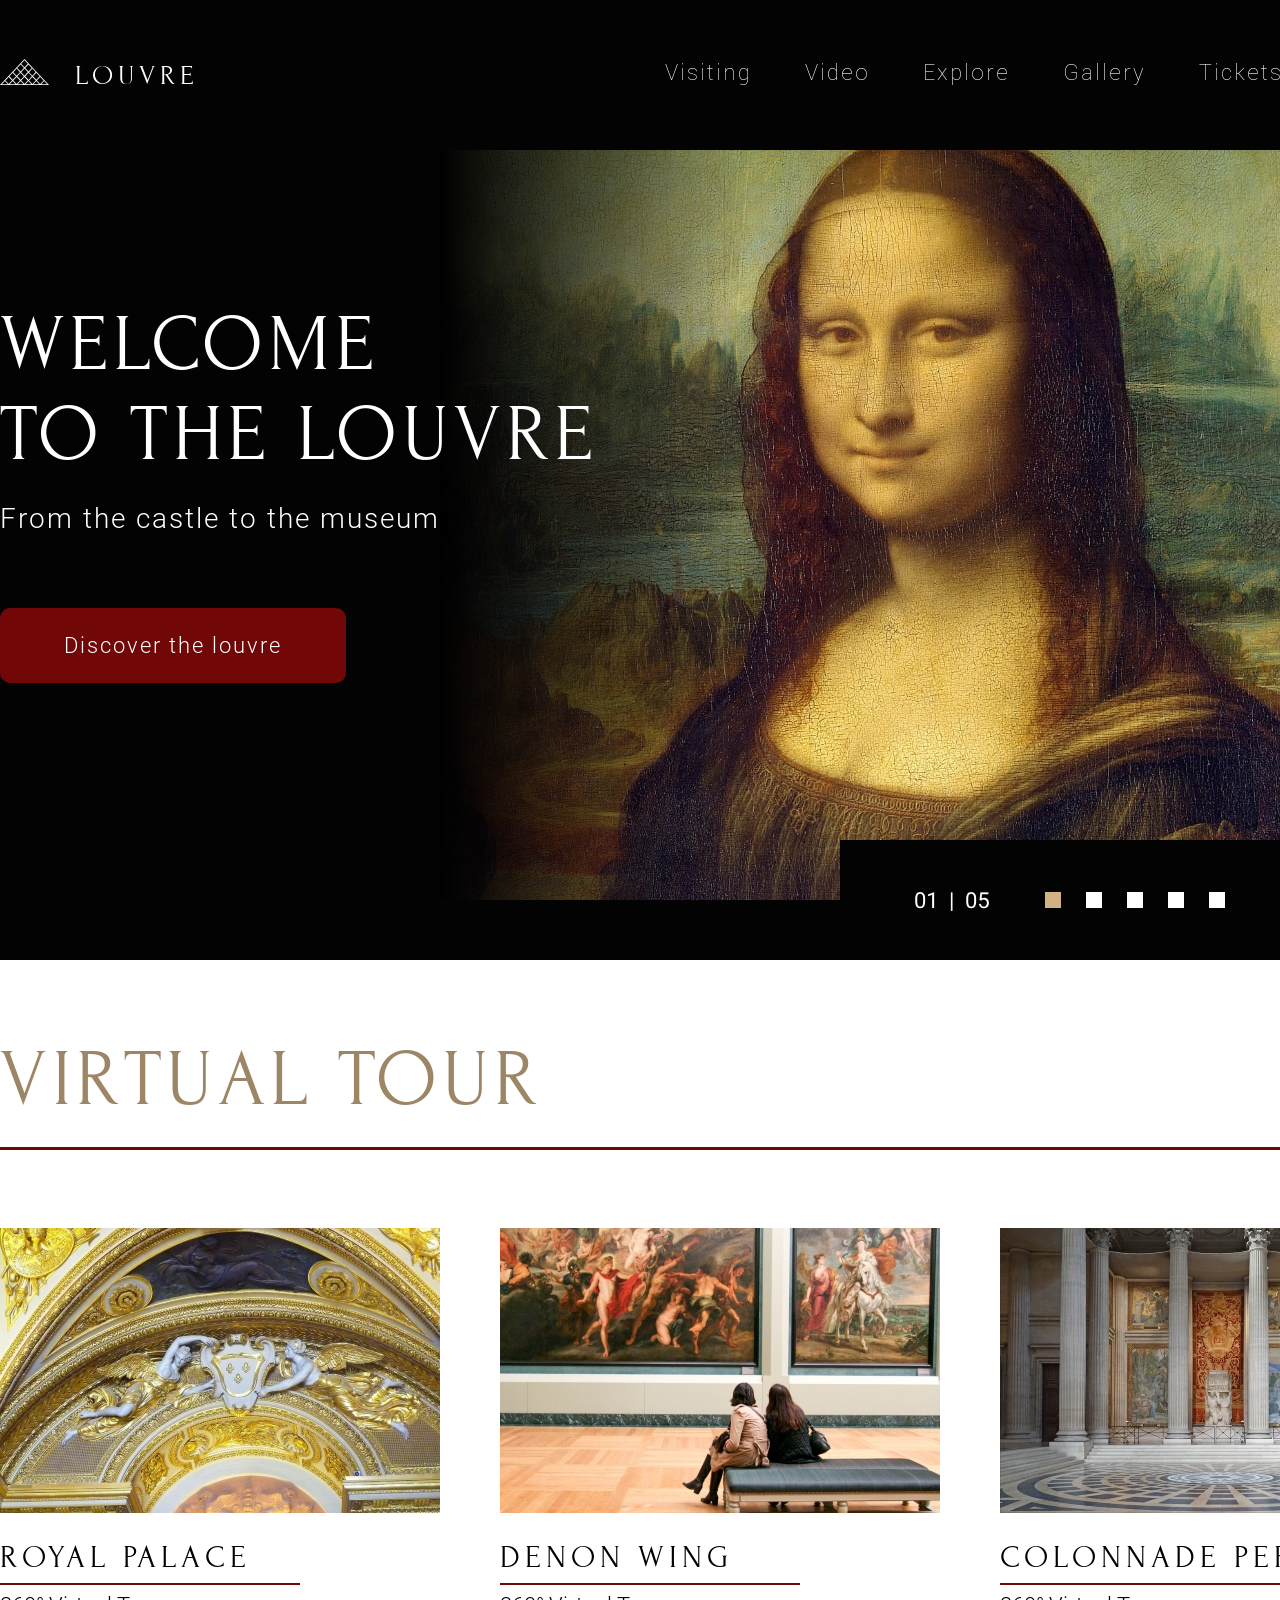
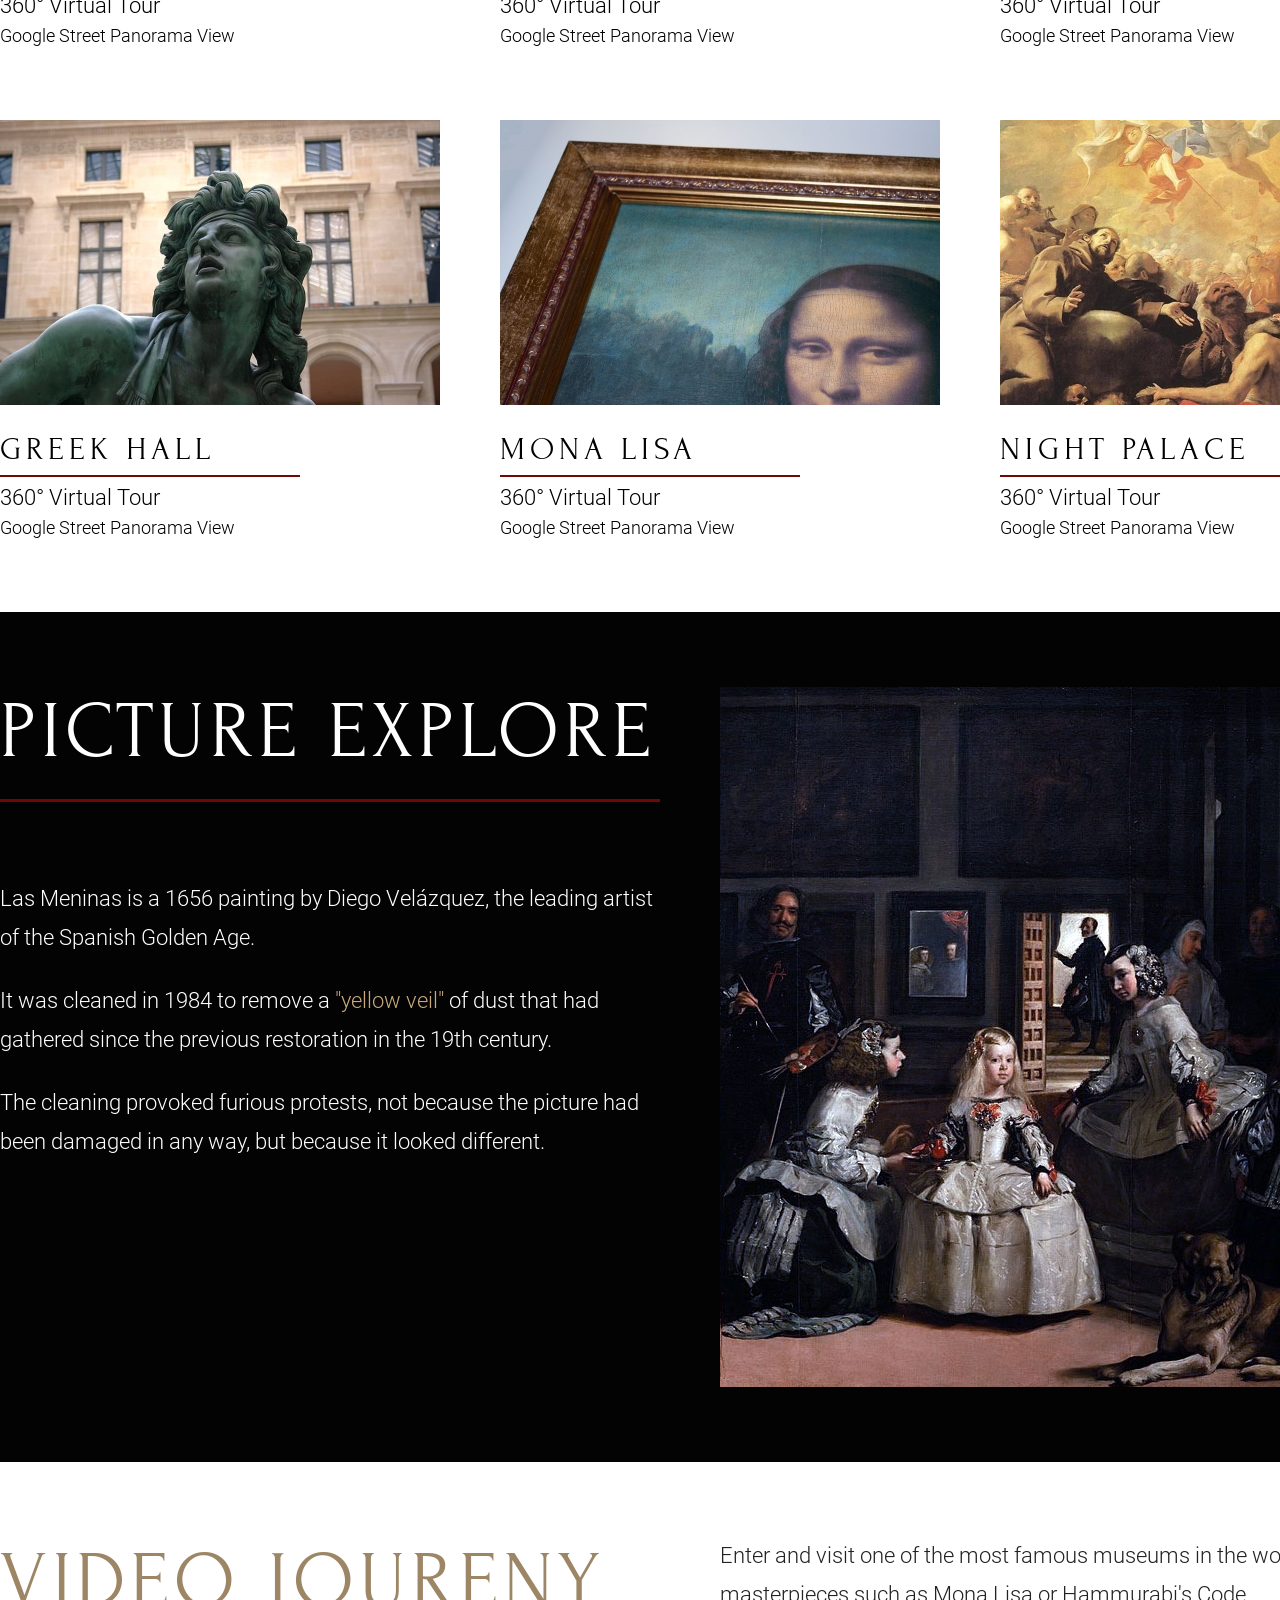
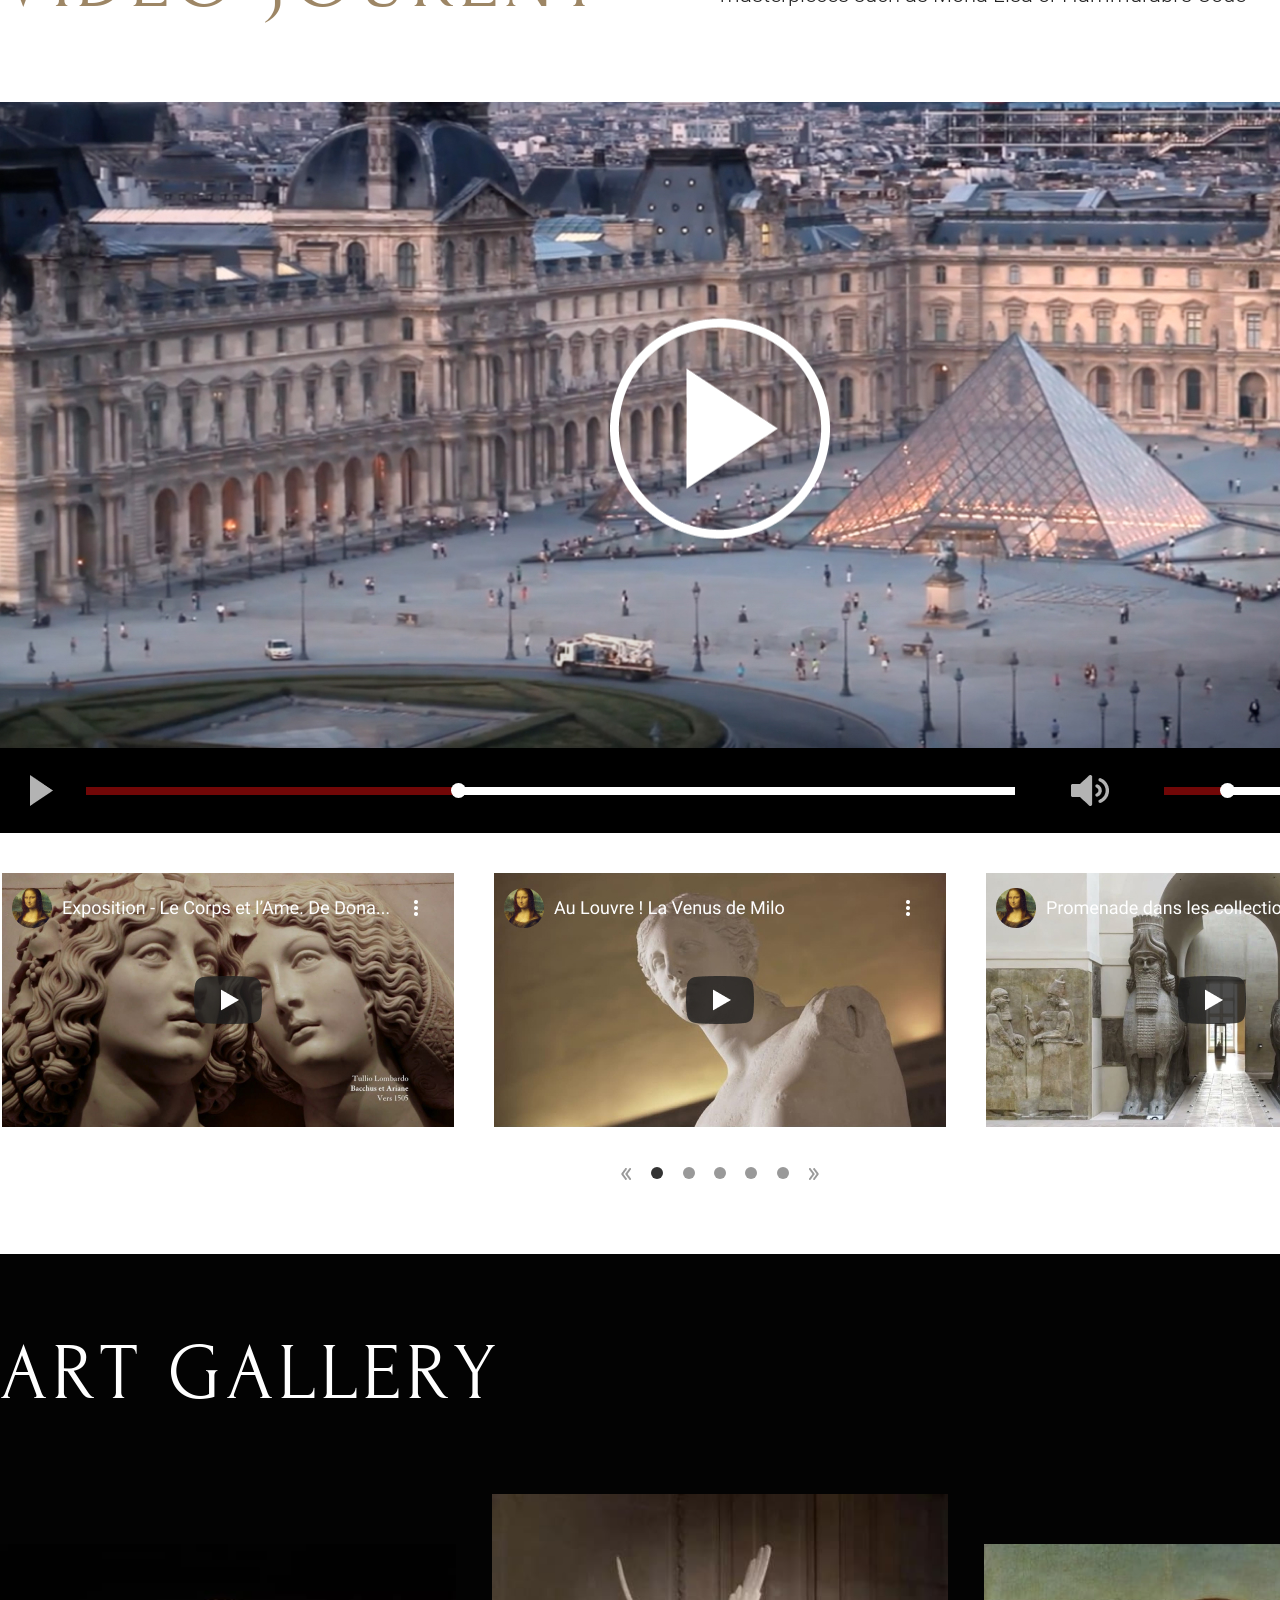
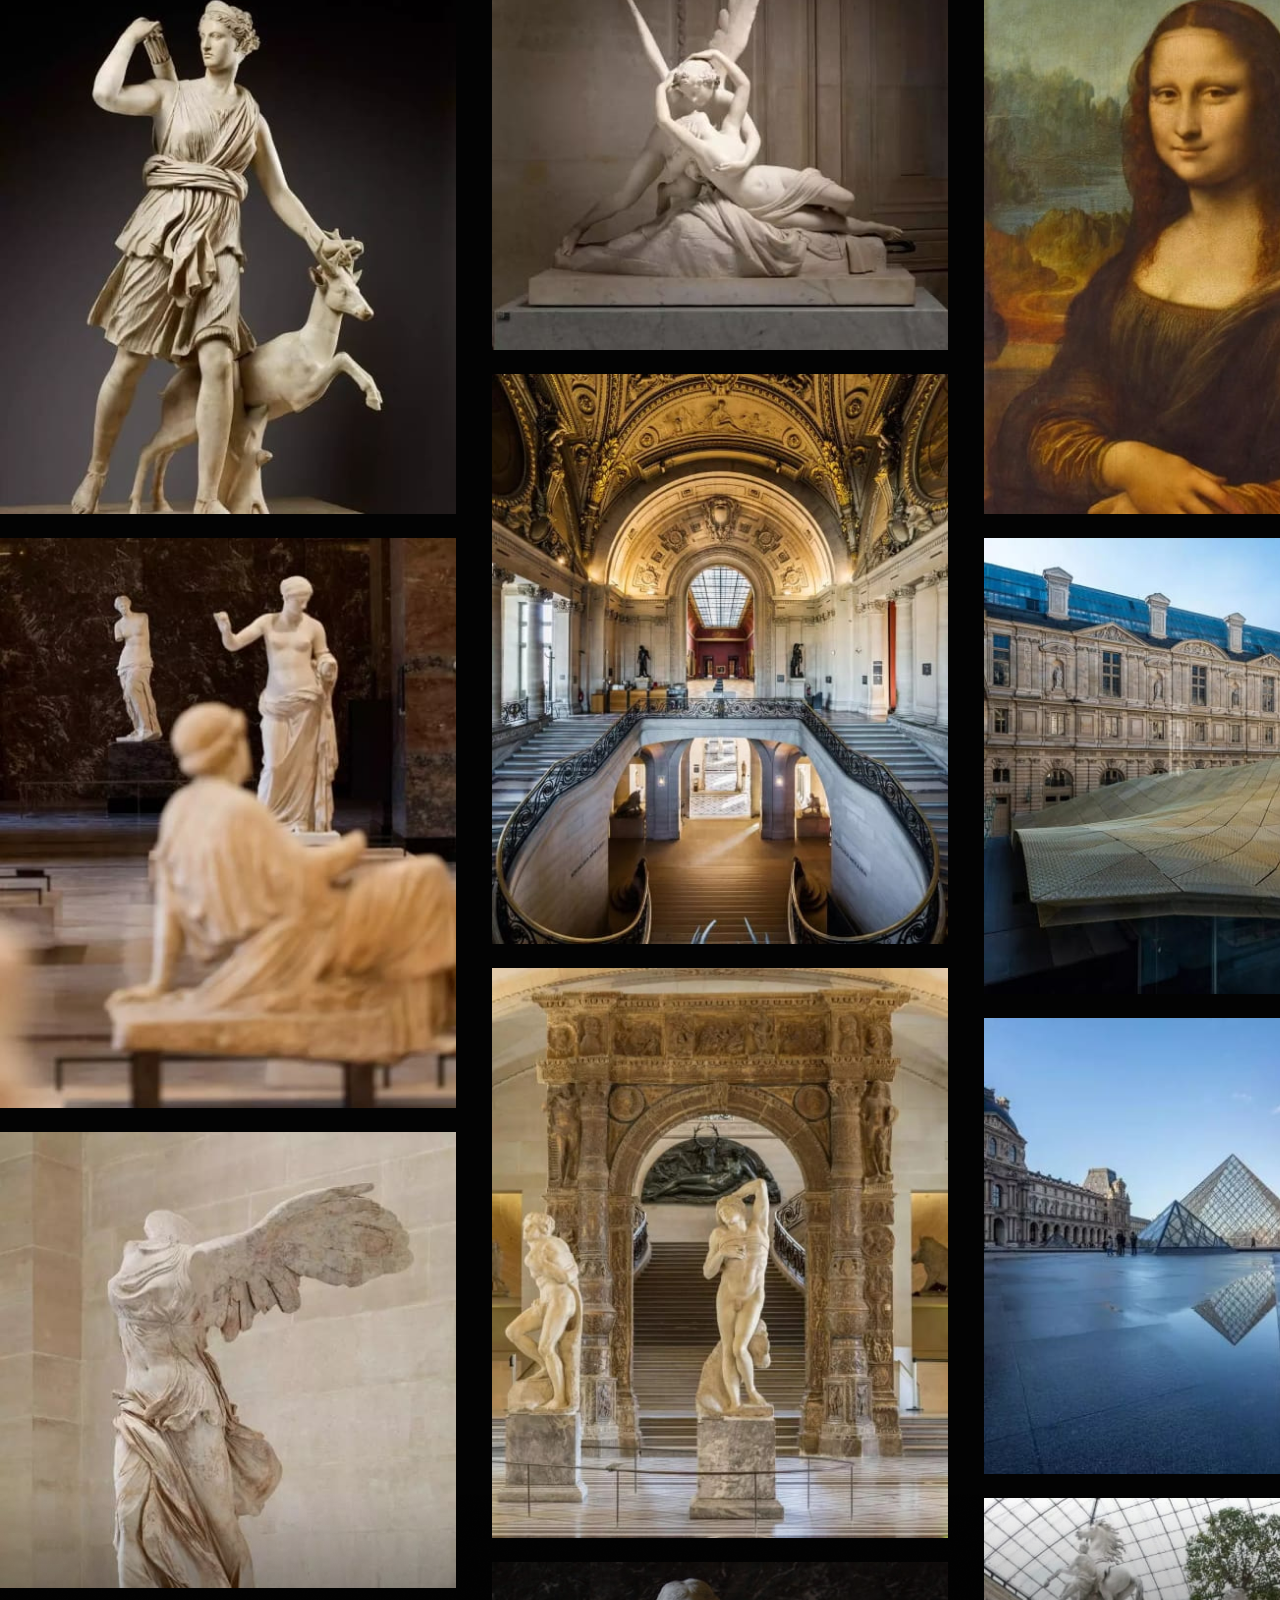
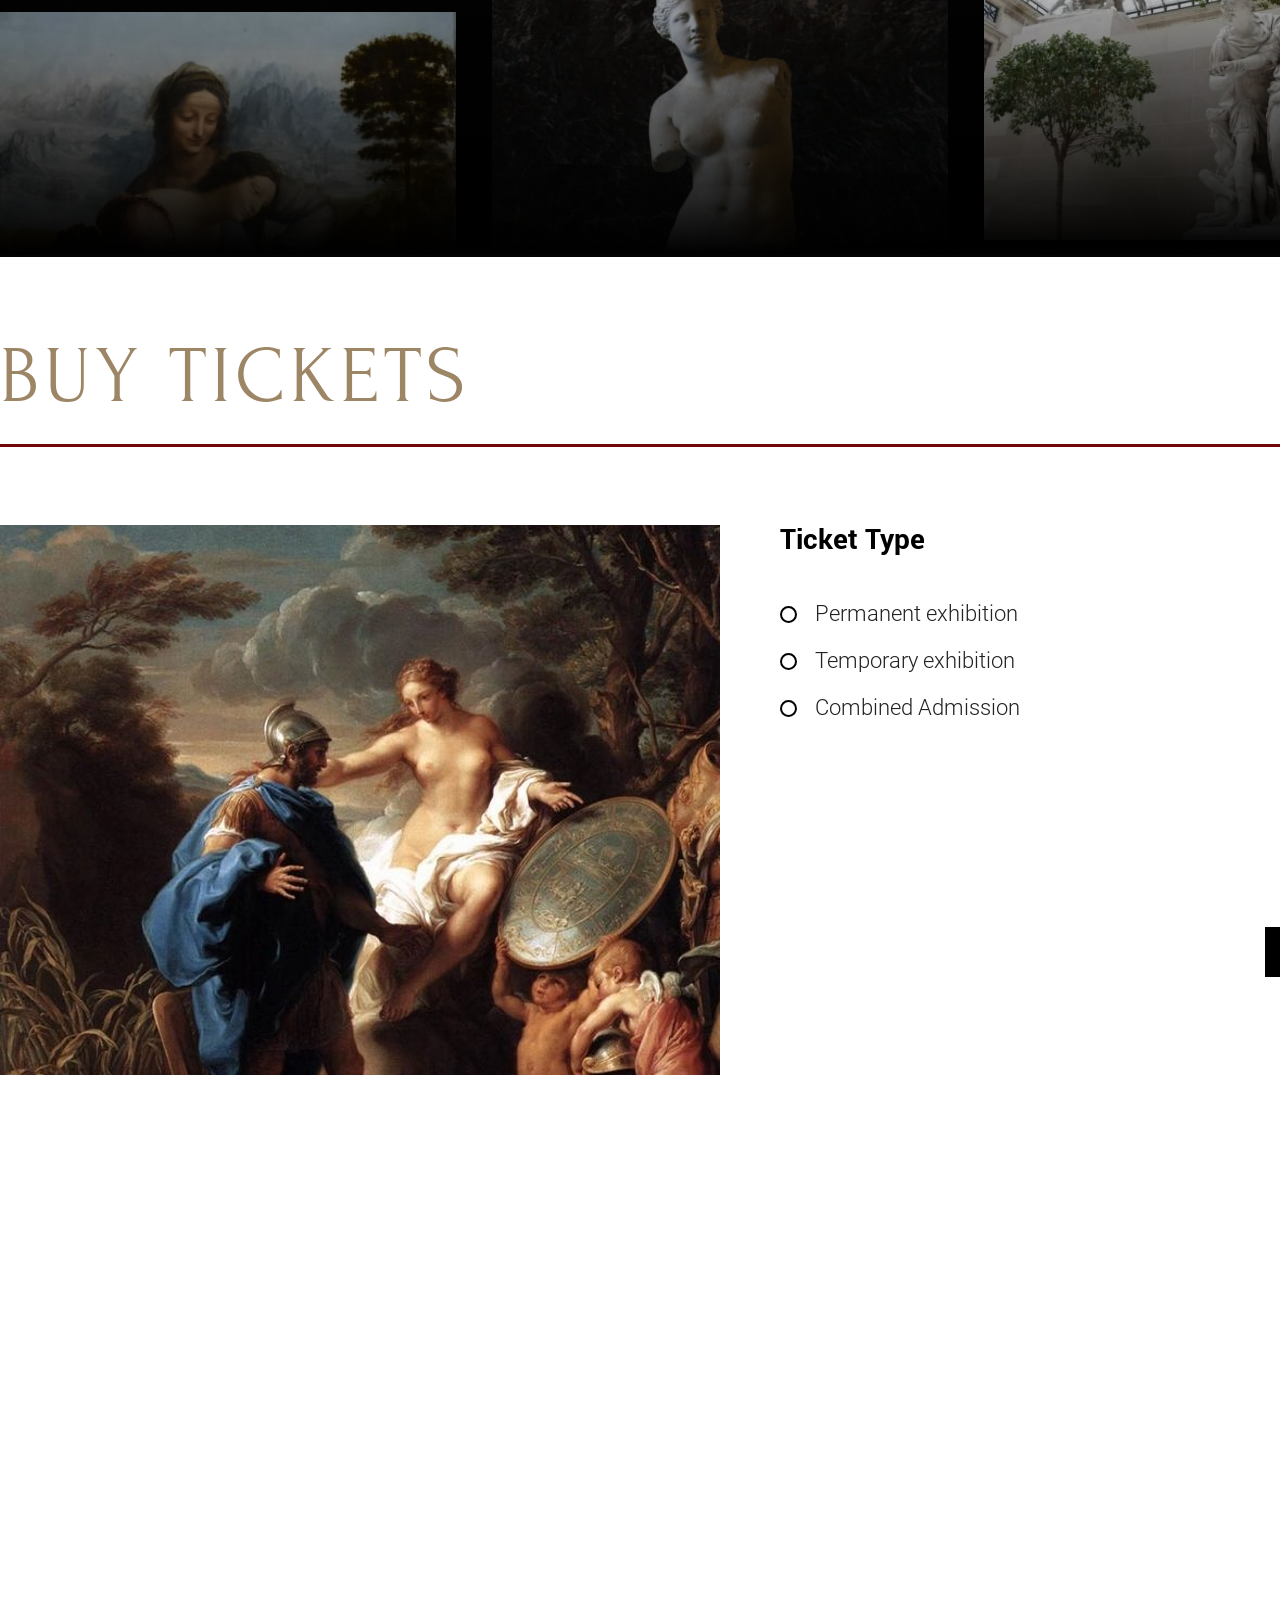
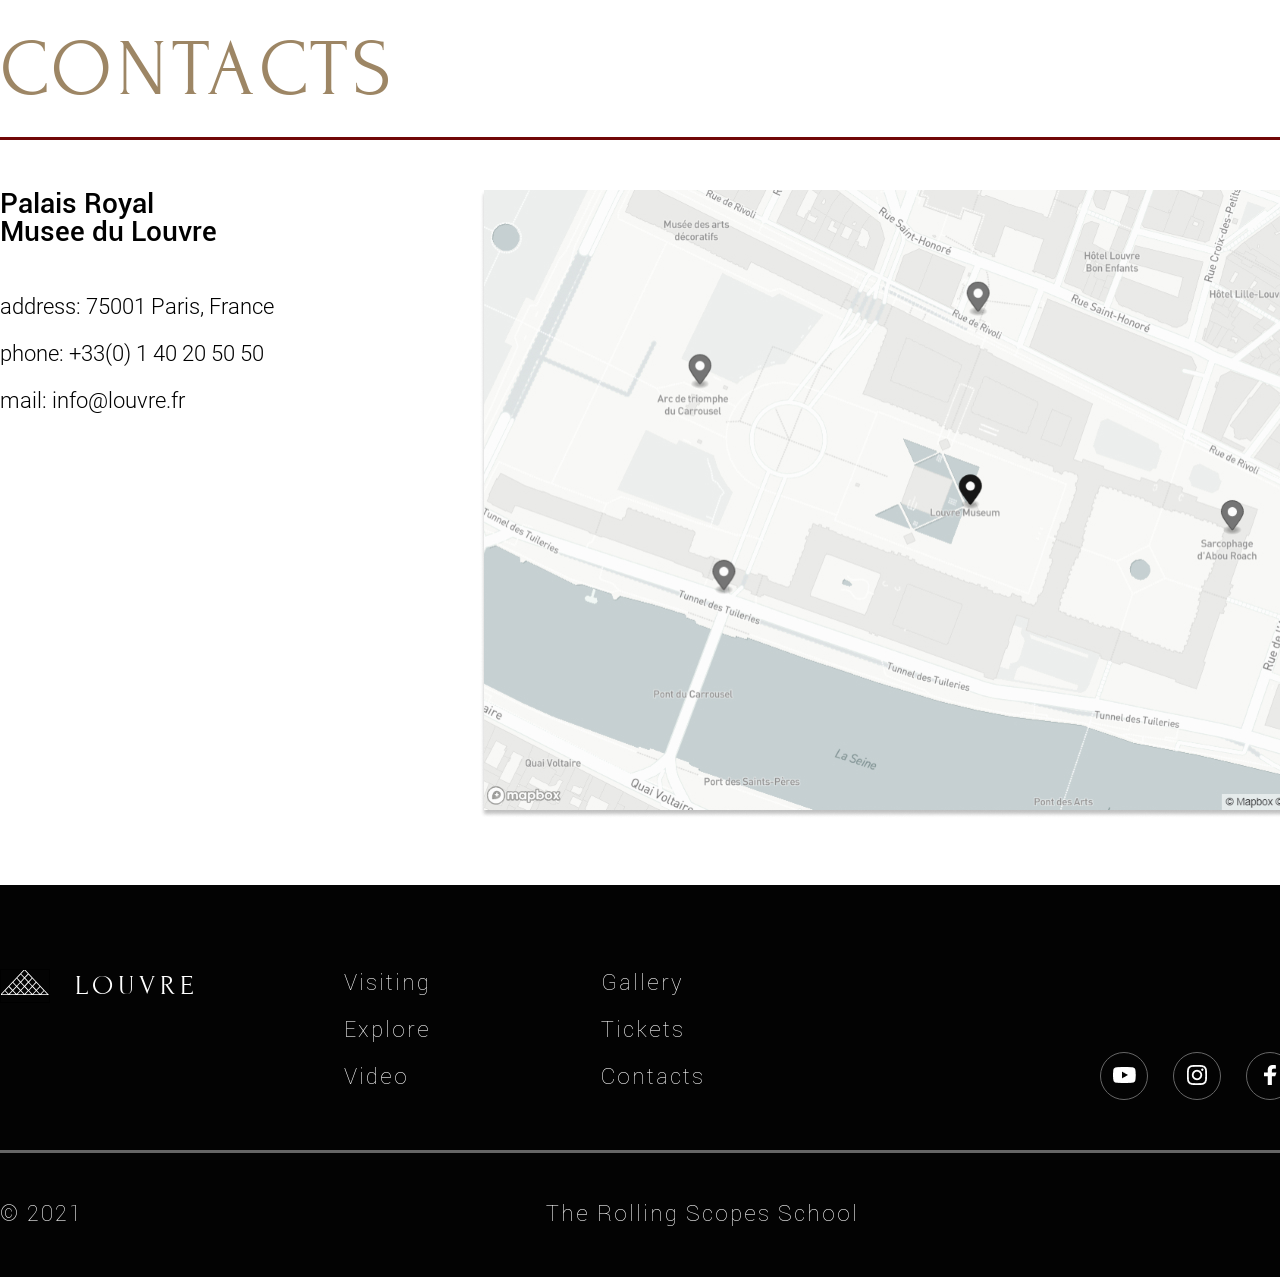
<file: museum/index.html>
<!DOCTYPE html>
<html lang="en">
<head>
    <meta charset="UTF-8">
    <meta http-equiv="X-UA-Compatible" content="IE=edge">
    <meta name="viewport" content="width=device-width, initial-scale=1.0">
    <title>Museum</title>
    <link rel="stylesheet" href="style.css">
</head>
<body>
    <header class="header">
        <div class="container header-container">
            <a href="">
                <div class="logo">
                    <div class="image-logo"></div>
                    <div class="text-logo">Louvre</div>
                </div>
            </a>
            <nav class="header-nav">
                <ul class="header-ul">
                    <li class="header-li"><a href="">Visiting</a></li>
                    <li class="header-li"><a href="">Video</a></li>
                    <li class="header-li"><a href="">Explore</a></li>
                    <li class="header-li"><a href="">Gallery</a></li>
                    <li class="header-li"><a href="">Tickets</a></li>
                    <li class="header-li"><a href="">Contacts</a></li>
                </ul>
            </nav>
        </div>
    </header>
    <main class="main">

        <!-- WELCOME SECTION -->
        <section class="welcome">
            <div class="container welcome-container">
                <div class="welcome-slider">
                    <img src="assets/img/Welcome.jpg" alt="welcome-slider">
                </div>
                <div class="welcome-slider-pagination">
                    <img src="assets/img/Slider pagination.jpg" alt="welcome-slider-pagination">
                </div>
                <div class="welcome-block">
                    <h1 class="section-title">Welcome<br> to the louvre</h1>
                    <p class="welcome-block-subtitle">From the castle to the museum</p>
                    <a href="https://www.google.com/maps/@48.8618159,2.3366818,3a,75y,81.55h,73.4t/data=!3m7!1e1!3m5!1sAF1QipOVxZQuSy3Bx9T_HpH_7FtBHDTXvI6SF-A10ocT!2e10!3e12!7i5472!8i2736" class="welcome-block-button">Discover the louvre</a>
                </div>
            </div>
        </section>

        <!-- VISITING SECTION -->
        <section class="visiting">
            <div class="container visiting-container">
                <div class="section-title-container">
                    <h2 class="section-title-dark underline-title">Virtual tour</h2>
                </div>
                <div class="container-cards">
                    <a class="visiting-card">
                        <img src="./assets/img/Royal_palace.jpg" alt="RoyalPalace" class="visiting-card-image">
                        <p class="visiting-card-title">Royal Palace</p>
                        <div class="visiting-card-underline"></div>
                        <p class="visiting-card-subtitle-one">360° Virtual Tour</p>
                        <p class="visiting-card-subtitle-two">Google Street Panorama View</p>
                    </a>
                    <a class="visiting-card">
                        <img src="./assets/img/Denon_wing.jpg" alt="RoyalPalace" class="visiting-card-image">
                        <p class="visiting-card-title">Denon Wing</p>
                        <div class="visiting-card-underline"></div>
                        <p class="visiting-card-subtitle-one">360° Virtual Tour</p>
                        <p class="visiting-card-subtitle-two">Google Street Panorama View</p>
                    </a>
                    <a class="visiting-card">
                        <img src="./assets/img/Colonnade_perrault.jpg" alt="RoyalPalace" class="visiting-card-image">
                        <p class="visiting-card-title">Colonnade Perrault</p>
                        <div class="visiting-card-underline"></div>
                        <p class="visiting-card-subtitle-one">360° Virtual Tour</p>
                        <p class="visiting-card-subtitle-two">Google Street Panorama View</p>
                    </a>
                    <a class="visiting-card">
                        <img src="./assets/img/Greek_hall.jpg" alt="RoyalPalace" class="visiting-card-image">
                        <p class="visiting-card-title">Greek Hall</p>
                        <div class="visiting-card-underline"></div>
                        <p class="visiting-card-subtitle-one">360° Virtual Tour</p>
                        <p class="visiting-card-subtitle-two">Google Street Panorama View</p>
                    </a>
                    <a class="visiting-card">
                        <img src="./assets/img/Mona_lisa.jpg" alt="RoyalPalace" class="visiting-card-image">
                        <p class="visiting-card-title">Mona Lisa</p>
                        <div class="visiting-card-underline"></div>
                        <p class="visiting-card-subtitle-one">360° Virtual Tour</p>
                        <p class="visiting-card-subtitle-two">Google Street Panorama View</p>
                    </a>
                    <a class="visiting-card">
                        <img src="./assets/img/Night_palace.jpg" alt="RoyalPalace" class="visiting-card-image">
                        <p class="visiting-card-title">Night Palace</p>
                        <div class="visiting-card-underline"></div>
                        <p class="visiting-card-subtitle-one">360° Virtual Tour</p>
                        <p class="visiting-card-subtitle-two">Google Street Panorama View</p>
                    </a>
                </div>
            </div>
        </section>

        <!-- EXPLORE SECTION -->
        <section class="explore">
            <div class="container explore-container">
                <div class="explore-info">
                    <div class="section-title-container">
                        <h2 class="section-title underline-title">Picture Explore</h2>
                    </div>
                    <p class="explore-subtitle">
                        Las Meninas is a 1656 painting by Diego Velázquez, the leading artist of the Spanish Golden Age.
                    </p>
                    <p class="explore-subtitle">
                        It was cleaned in 1984 to remove a <span>"yellow veil"</span> of dust that had gathered since the previous restoration in the 19th century.
                    </p>
                    <p class="explore-subtitle">
                        The cleaning provoked furious protests, not because the picture had been damaged in any way, but because it looked different.
                    </p>
                </div>
                <img src="./assets/img/PictureExplore.jpg" alt="PictureExplore" class="explore-picture">
            </div>
        </section>

        <!-- VIDEO SECTION -->
        <section class="video">
            <div class="container video-container">
                <div class="video-title-container">
                    <h2 class="section-title-dark">Video Joureny</h2>
                    <p class="video-subtitle">Enter and visit one of the most famous museums in the world and enjoy masterpieces such as Mona Lisa or Hammurabi's Code</p>
                </div>
                <div class="video-player-container">
                    <div class="video-container_player">
                        <video src="#" poster="assets/video/poster.jpg"></video>
                        <button id="bigPlayButton"><img src="./assets/img/big-play.png" alt="bigPlayButton"></button>
                        <div class="video-player-controls">
                            <button class="playPause"><img src="./assets/img/playPause.png" alt="playPause"></button>
                            <input type="range" value="40" min="0" max="100" step="1" class="progress">
                            <img src="./assets/img/volume.png" class="volume">
                            <input type="range" value="40" min="0" max="100" step="1" class="progressVolume">
                            <button class="fullWindow"><img src="./assets/img/fullWindow.png" alt="fullWindow"></button>
                        </div>
                    </div>
                    <div class="video-container-players">
                        <video src="#" poster="assets/video/Exposition1.jpg"></video>
                        <video src="#" poster="assets/video/Exposition2.jpg"></video>
                        <video src="#" poster="assets/video/Exposition3.jpg"></video>
                    </div>
                    <div class="video-container_pagination">
                        <div class="video-slider-pagination">
                            <button class="arrow-left"><img src="./assets/img/arrow-left.png" alt="arrow-left"></button>
                            <span class="slider-circle selected"></span>
                            <span class="slider-circle"></span>
                            <span class="slider-circle"></span>
                            <span class="slider-circle"></span>
                            <span class="slider-circle"></span>
                            <button class="arrow-right"><img src="./assets/img/arrow-right.png" alt="arrow-right"></button>
                        </div>
                    </div>
                </div>
            </div>
        </section>

        <!-- GALLERY SECTION -->
        <section class="gallery">
            <div class="container gallery-container">
                <div class="section-title-container title-gallery">
                    <h2 class="section-title">Art Gallery</h2>
                </div>
                <div class="picture-inner-container">
                    <img src="./assets/img/gallery.png">
                </div>
            </div>
        </section> 
        
        <!-- TICKETS SECTION -->
        <section class="tickets">
            <div class="container tickets-container">
                <div class="section-title-container">
                    <h2 class="section-title-dark underline-title">Buy tickets</h2>
                </div>
                <div class="tickets-form-container">
                    <img src="./assets/img/TicketsForm.jpg" alt="ticketsForm">
                    <form class="tickets-form">
                        <div class="tickets-options">
                            <div class="ticket-type">
                                <p class="ticket-title">Ticket Type</p>
                                <label class="label-container">Permanent exhibition
                                    <input type="radio" checked="checked" name="radio">
                                    <span class="checkmark"></span>
                                </label>
                                <label class="label-container">Temporary exhibition
                                    <input type="radio" checked="checked" name="radio">
                                    <span class="checkmark"></span>
                                </label>
                                <label class="label-container">Combined Admission
                                    <input type="radio" checked="checked" name="radio">
                                    <span class="checkmark"></span>
                                </label>
                            </div>
                            <div class="ticket-amount">
                                <p class="ticket-title">Amount</p>
                                <div class="amount-item-title">Basic 18+</div>
                                <div class="ticket-form-amount-item">
                                    <button class="button-minus" type="button">–</button>
                                    <input type="number" value="1" min="0">
                                    <button class="button-plus" type="button">+</button>
                                </div>
                                <div class="amount-item-title">Senior 65+</div>
                                <div class="ticket-form-amount-item">
                                    <button class="button-minus" type="button">–</button>
                                    <input type="number" value="1" min="0">
                                    <button class="button-plus" type="button">+</button>
                                </div>
                                <div class="total-amount">
                                    <p class="ticket-amount-title">Total €</p>
                                    <p class="ticket-amount-title sum">220</p>
                                </div>
                            </div>
                        </div>
                        <button class="tickets-Button">Buy Now</button>
                    </form>
                </div>
            </div>

            <div class="tickets-parallax"></div>
        </section> 
        
        <!-- CONTACTS SECTION -->
        <section class="contacts">
            <div class="container contacts-container">
                <div class="contacts-title">
                    <h2 class="section-title-dark underline-title">Contacts</h2>
                </div>
                <div class="contacts-address-container">
                    <div class="contacts-address">
                        <p class="contacts-address-title">Palais Royal<br>Musee du Louvre</p>
                        <p class="contacts-address-subtitle">address: 75001 Paris, France</p>
                        <p class="contacts-address-subtitle">phone: <a href="tel:+33(0) 1 40 20 50 50" class="contacts-address-subtitle">+33(0) 1 40 20 50 50</a></p>
                        <p class="contacts-address-subtitle">mail: <a href="mailto:info@louvre.fr" class="contacts-address-subtitle">info@louvre.fr</a></p>
                    </div>
                    <div class="contacts-map">
                        <img src="./assets/img/Contact_map.jpg" alt="contacts-map">
                    </div>
                </div>
            </div>
        </section>

        <!-- FOOTER SECTION -->
        <section class="footer">
            <div class="container footer-container">
                <div class="footer-left-side">
                    <div class="footer-logo">
                        <a href="">
                            <div class="logo">
                                <div class="image-logo footer-image-logo"></div>
                                <div class="text-logo">Louvre</div>
                            </div>
                        </a>
                    </div>
                    <div class="footer-menu">
                        <nav class="footer-nav">
                            <ul class="footer-ul">
                                <li class="footer-li"><a href="">Visiting</a></li>
                                <li class="footer-li"><a href="">Explore</a></li>
                                <li class="footer-li"><a href="">Video</a></li>
                            </ul>
                        </nav>
                        <nav class="footer-nav">
                            <ul class="footer-ul">
                                <li class="footer-li"><a href="">Gallery</a></li>
                                <li class="footer-li"><a href="">Tickets</a></li>
                                <li class="footer-li"><a href="">Contacts</a></li>
                            </ul>
                        </nav>
                    </div>
                </div>
                <div class="footer-right-side">
                    <div class="footer-follow-us">
                        <ul class="social-follow">
                            <li class="social-follow-item"><a href="#"><img src="./assets/img/footer-youtube.png"></a></li>
                            <li class="social-follow-item"><a href="#"><img src="./assets/img/footer-instagram.png"></a></li>
                            <li class="social-follow-item"><a href="#"><img src="./assets/img/footer-facebook.png"></a></li>
                            <li class="social-follow-item"><a href="#"><img src="./assets/img/footer-twitter.png"></a></li>
                            <li class="social-follow-item"><a href="#"><img src="./assets/img/footer-pinterest.png"></a></li>
                        </ul>
                    </div>
                </div>
            </div>
            <div class="footer-line"></div>
            <div class="container footer-container-second">
                <div class="footer-main">
                    <p class="footer-main-item">© 2021</p>
                    <p class="footer-main-item">The Rolling Scopes School</p>
                    <p class="footer-main-item">Username</p>
                </div>
            </div>
        </section>
    </main>
    <script src="./index.js"></script>
</body>
</html>
</file>
<file: museum/style.css>
/*
* Prefixed by https://autoprefixer.github.io
* PostCSS: v8.3.6,
* Autoprefixer: v10.3.1
* Browsers: last 4 version
*/

/*.....reset-start.....*/


/* http://meyerweb.com/eric/tools/css/reset/
   v2.0-modified | 20110126
   License: none (public domain)
*/

html, body, div, span, applet, object, iframe,
h1, h2, h3, h4, h5, h6, p, blockquote, pre,
a, abbr, acronym, address, big, cite, code,
del, dfn, em, img, ins, kbd, q, s, samp,
small, strike, strong, sub, sup, tt, var,
b, u, i, center,
dl, dt, dd, ol, ul, li,
fieldset, form, label, legend,
table, caption, tbody, tfoot, thead, tr, th, td,
article, aside, canvas, details, embed,
figure, figcaption, footer, header, hgroup,
menu, nav, output, ruby, section, summary,
time, mark, audio, video {
  margin: 0;
	padding: 0;
	border: 0;
	font-size: 100%;
	font: inherit;
	vertical-align: baseline;
}

/* make sure to set some focus styles for accessibility */
:focus {
    outline: 0;
}

/* HTML5 display-role reset for older browsers */
article, aside, details, figcaption, figure,
footer, header, hgroup, menu, nav, section {
	display: block;
}

body {
	line-height: 1;
}

ol, ul {
	list-style: none;
}

blockquote, q {
	quotes: none;
}

blockquote:before, blockquote:after,
q:before, q:after {
	content: '';
	content: none;
}

table {
	border-collapse: collapse;
	border-spacing: 0;
}

input[type=search]::-webkit-search-cancel-button,
input[type=search]::-webkit-search-decoration,
input[type=search]::-webkit-search-results-button,
input[type=search]::-webkit-search-results-decoration {
    -webkit-appearance: none;
    -moz-appearance: none;
}

input[type=search] {
    -webkit-appearance: none;
    -moz-appearance: none;
    -webkit-box-sizing: content-box;
    box-sizing: content-box;
}

textarea {
    overflow: auto;
    vertical-align: top;
    resize: vertical;
}

/**
 * Correct `inline-block` display not defined in IE 6/7/8/9 and Firefox 3.
 */

audio,
canvas,
video {
    display: inline-block;
    *display: inline;
    *zoom: 1;
    max-width: 100%;
}

/**
 * Prevent modern browsers from displaying `audio` without controls.
 * Remove excess height in iOS 5 devices.
 */

audio:not([controls]) {
    display: none;
    height: 0;
}

/**
 * Address styling not present in IE 7/8/9, Firefox 3, and Safari 4.
 * Known issue: no IE 6 support.
 */

[hidden] {
    display: none;
}

/**
 * 1. Correct text resizing oddly in IE 6/7 when body `font-size` is set using
 *    `em` units.
 * 2. Prevent iOS text size adjust after orientation change, without disabling
 *    user zoom.
 */

html {
    font-size: 100%; /* 1 */
    -webkit-text-size-adjust: 100%; /* 2 */
    -ms-text-size-adjust: 100%; /* 2 */
}

/**
 * Address `outline` inconsistency between Chrome and other browsers.
 */

a:focus {
    outline: thin dotted;
}

/**
 * Improve readability when focused and also mouse hovered in all browsers.
 */

a:active,
a:hover {
    outline: 0;
}

/**
 * 1. Remove border when inside `a` element in IE 6/7/8/9 and Firefox 3.
 * 2. Improve image quality when scaled in IE 7.
 */

img {
    border: 0; /* 1 */
    -ms-interpolation-mode: bicubic; /* 2 */
}

/**
 * Address margin not present in IE 6/7/8/9, Safari 5, and Opera 11.
 */

figure {
    margin: 0;
}

/**
 * Correct margin displayed oddly in IE 6/7.
 */

form {
    margin: 0;
}

/**
 * Define consistent border, margin, and padding.
 */

fieldset {
    border: 1px solid #c0c0c0;
    margin: 0 2px;
    padding: 0.35em 0.625em 0.75em;
}

/**
 * 1. Correct color not being inherited in IE 6/7/8/9.
 * 2. Correct text not wrapping in Firefox 3.
 * 3. Correct alignment displayed oddly in IE 6/7.
 */

legend {
    border: 0; /* 1 */
    padding: 0;
    white-space: normal; /* 2 */
    *margin-left: -7px; /* 3 */
}

/**
 * 1. Correct font size not being inherited in all browsers.
 * 2. Address margins set differently in IE 6/7, Firefox 3+, Safari 5,
 *    and Chrome.
 * 3. Improve appearance and consistency in all browsers.
 */

button,
input,
select,
textarea {
    font-size: 100%; /* 1 */
    margin: 0; /* 2 */
    vertical-align: baseline; /* 3 */
    *vertical-align: middle; /* 3 */
}

/**
 * Address Firefox 3+ setting `line-height` on `input` using `!important` in
 * the UA stylesheet.
 */

button,
input {
    line-height: normal;
}

/**
 * Address inconsistent `text-transform` inheritance for `button` and `select`.
 * All other form control elements do not inherit `text-transform` values.
 * Correct `button` style inheritance in Chrome, Safari 5+, and IE 6+.
 * Correct `select` style inheritance in Firefox 4+ and Opera.
 */

button,
select {
    text-transform: none;
}

/**
 * 1. Avoid the WebKit bug in Android 4.0.* where (2) destroys native `audio`
 *    and `video` controls.
 * 2. Correct inability to style clickable `input` types in iOS.
 * 3. Improve usability and consistency of cursor style between image-type
 *    `input` and others.
 * 4. Remove inner spacing in IE 7 without affecting normal text inputs.
 *    Known issue: inner spacing remains in IE 6.
 */

button,
html input[type="button"], /* 1 */
input[type="reset"],
input[type="submit"] {
    -webkit-appearance: button; /* 2 */
    cursor: pointer; /* 3 */
    *overflow: visible;  /* 4 */
}

/**
 * Re-set default cursor for disabled elements.
 */

button[disabled],
html input[disabled] {
    cursor: default;
}

/**
 * 1. Address box sizing set to content-box in IE 8/9.
 * 2. Remove excess padding in IE 8/9.
 * 3. Remove excess padding in IE 7.
 *    Known issue: excess padding remains in IE 6.
 */

input[type="checkbox"],
input[type="radio"] {
    -webkit-box-sizing: border-box;
            box-sizing: border-box; /* 1 */
    padding: 0; /* 2 */
    *height: 13px; /* 3 */
    *width: 13px; /* 3 */
}

/**
 * 1. Address `appearance` set to `searchfield` in Safari 5 and Chrome.
 * 2. Address `box-sizing` set to `border-box` in Safari 5 and Chrome
 *    (include `-moz` to future-proof).
 */

input[type="search"] {
    -webkit-appearance: textfield; /* 1 */
    -webkit-box-sizing: content-box; /* 2 */
    box-sizing: content-box;
}

/**
 * Remove inner padding and search cancel button in Safari 5 and Chrome
 * on OS X.
 */

input[type="search"]::-webkit-search-cancel-button,
input[type="search"]::-webkit-search-decoration {
    -webkit-appearance: none;
}

/**
 * Remove inner padding and border in Firefox 3+.
 */

button::-moz-focus-inner,
input::-moz-focus-inner {
    border: 0;
    padding: 0;
}

/**
 * 1. Remove default vertical scrollbar in IE 6/7/8/9.
 * 2. Improve readability and alignment in all browsers.
 */

textarea {
    overflow: auto; /* 1 */
    vertical-align: top; /* 2 */
}

/**
 * Remove most spacing between table cells.
 */

table {
    border-collapse: collapse;
    border-spacing: 0;
}

html,
button,
input,
select,
textarea {
    color: #222;
}


::-moz-selection {
    background: #b3d4fc;
    text-shadow: none;
}

::selection {
    background: #b3d4fc;
    text-shadow: none;
}

img {
    vertical-align: middle;
}

fieldset {
    border: 0;
    margin: 0;
    padding: 0;
}

textarea {
    resize: vertical;
}

.chromeframe {
    margin: 0.2em 0;
    background: #ccc;
    color: #000;
    padding: 0.2em 0;
}

button {
    padding: 0;
    border: none;
    font: inherit;
    color: inherit;
    background-color: transparent;
    /* отображаем курсор в виде руки при наведении; некоторые
    считают, что необходимо оставлять стрелочный вид для кнопок */
    cursor: pointer;
}

img{
    margin: 0;
    padding: 0;
    border: 0;
    font-size: 100%;
    font: inherit;
    vertical-align: baseline;
}

/*.....reset-end.....*/

body{
    margin: 0;
}

a{
    color: #FFFFFF;
    text-decoration: none;
}

.container{
    margin: 0 auto;
    width: 1440px;
}

.section-title-container{
    padding-bottom: 103px;
}

.section-title{
    margin: 0;
    color: #FFFFFF;
    font-size: 80px;
    line-height: 90px;
    letter-spacing: 5px;
    text-transform: uppercase;
    font-weight: 100;
    font-family: "Forum-Regular";
}

.section-title-dark{
    margin: 0;
    color: #9D8665;
    font-size: 80px;
    line-height: 90px;
    letter-spacing: 5px;
    text-transform: uppercase;
    font-weight: 100;
    font-family: "Forum-Regular";
}

.underline-title{
    position: relative;
}

.underline-title::after{
    content: "";
    position: absolute;
    bottom: -25px;
    left: 0;
    right: 0;
    height: 3px;
    background-color: #710707;
}

/*.....HEADER.....*/

.header{
    height: 150px;
    background-color: #030303;
}

.header-container{
    display: flex;
    align-items: center;
    justify-content: space-between;
    height: 150px;
}

.logo{
    display: flex;
    justify-content: space-between;
    width: 199px;
    height: 33px;
}

.image-logo{
    width: 49px;
    height: 26px;
    background-image: url(assets/svg/logo.svg);
}

.text-logo{
    color: #FFFFFF;
    font-size: 28px;
    letter-spacing: 5px;
    text-transform: uppercase;
    font-family: "Forum-Regular";
}

.header-nav{
    width: 775px;
    height: 26px;
    color: #FFFFFF;
}

.header-ul{
    display: flex;
    justify-content: space-between;
    padding: 0;
    margin: 0;
    list-style: none;
}

.header-li{
    font-family: "Roboto-Thin";
    font-size: 22px;
    letter-spacing: 2px;
}

/*.....HEADER-END.....*/

/*.....MAIN.....*/

/*.....SECTION-WELCOME.....*/

.welcome{
    height: 810px;
    background-color: #030303;
    margin-bottom: 75px;
}

.welcome-container{
    position: relative;
    height: 810px;
}

.welcome-block{
    position: absolute;
    top: 150px;
    width: 598px;
    height: 388px;
}

.welcome-block-subtitle{
    margin: 0;
    margin-top: 25px;
    color:#FFFFFF;
    font-size: 28px;
    letter-spacing: 2px;
    font-family: "Roboto-Light";
}

.welcome-block-button{
    display: inline-block;
    margin-top: 75px;
    padding: 0 64px;
    color: #FFFFFF;
    background-color: #710707;
    border-radius: 10px;
    font-size: 22px;
    line-height: 75px;
    letter-spacing: 2px;
    font-family: "Roboto-Light";
}

.welcome-slider{
    position: absolute;
    width: 1000px;
    height: 750px;
    right: 0;
}

.welcome-slider-pagination{
    position: absolute;
    right: 0;
    bottom: 0;
    width: 600px;
    height: 120px;
}

/*.....SECTION-WELCOME-END.....*/

/*.....SECTION-VISITING.....*/

.visiting{
    margin-bottom: 75px;
}

.container-cards{
    display: flex;
    flex-wrap: wrap;
    gap: 75px 60px;
}

.visiting-card{
    display: block;
}

.visiting-card-image{
    height: 285px;
    width: 440px;
    padding-bottom: 25px;
}

.visiting-card-title{
    font-size: 32px;
    color: #000000;
    letter-spacing: 5px;
    text-transform: uppercase;
    font-weight: 100;
    font-family: "Forum-Regular";
    padding-bottom: 10px;
}

.visiting-card-underline{
    height: 2px;
    width: 300px;
    background-color: #710707;
}

.visiting-card-subtitle-one{
    font-size: 22px;
    color: #000000;
    font-family: "Roboto-Light";
    padding-top: 10px;
    padding-bottom: 10px;
}

.visiting-card-subtitle-two{
    font-size: 18px;
    color: #000000;
    font-family: "Roboto-Light";
}

/*.....SECTION-VISITING-END.....*/

/*.....SECTION-EXPLORE-START.....*/

.explore{
    background-color: #030303;
    margin-bottom: 75px;
}

.explore-container{
    display: flex;
    gap: 0 60px;
    padding-top: 75px;
    padding-bottom: 75px;
}

.explore-info{
    width: 660px;
}

.explore-picture{
    height: 700px;
    width: 720px;
    right: 0;
    bottom: 0;
}

.explore-subtitle{
    font-size: 22px;
    line-height: 38.5px;
    color: #FFFFFF;
    font-family: "Roboto-Light";
    padding-bottom: 25px;
}
.explore-subtitle:last-child{
    padding: 0;
}

.explore-subtitle span{
    color: #CAAA7D;
}

/*.....SECTION-EXPLORE-END.....*/

/*.....SECTION-VIDEO-START.....*/

.video{
    margin-bottom: 75px;
}

.video-title-container{
    display: flex;
    justify-content: space-between;
    padding-bottom: 75px;
}

.video-subtitle{
    right: 0;
    width: 720px;
    font-size: 22px;
    line-height: 38.5px;
    font-family: "Roboto-Light";
}

.video-player-container{
    display: flex;
    flex-wrap: wrap;
    justify-content: center;
}

.video-container_player{
    display: flex;
    flex-wrap: wrap;
    justify-content: center;
    position: relative;
}

#bigPlayButton{
    position: absolute;
    top: 50%;
    left: 50%;
    transform: translate(-50%, -67%);
}

.video-player-controls{
    display: flex;
    align-items: center;
    justify-content: space-between;
    height: 85px;
    width: 1440px;
    background-color: #000000;
    margin-top: -4px;
}

.playPause{
    padding-left: 30px;
    width: 23px;
    height: 31px;
}

.progress {
    background: linear-gradient(to right, #710707 0%, #710707 40%, #fff 40%, #fff 100%);
    height: 8px;
    width: 929px;
    transition: background 450ms ease-in;
    -webkit-appearance: none;
}
.progress::-webkit-slider-thumb {
    width: 15px;
    height: 15px;
    border-radius: 50%;
    -webkit-appearance: none;
    cursor: ew-resize;
    background: #FFFFFF;
}

.progressVolume{
    background: linear-gradient(to right, #710707 0%, #710707 40%, #fff 40%, #fff 100%);
    height: 8px;
    width: 155px;
    transition: background 450ms ease-in;
    -webkit-appearance: none;
}
.progressVolume::-webkit-slider-thumb{
    width: 15px;
    height: 15px;
    border-radius: 50%;
    -webkit-appearance: none;
    cursor: ew-resize;
    background: #FFFFFF;
}

.fullWindow{
    padding-right: 30px;
}

.video-container-players{
    padding-top: 40px;
    display: flex;
    gap: 0 40px;
    padding-bottom: 40px;
}

.video-container_pagination{
    display: flex;
}

.video-slider-pagination{
    display: flex;
    justify-content: space-between;
    width: 200px;
}

.arrow-left{
    height: 10px;
    width: 12px;
}

.slider-circle{
    height: 12px;
    width: 12px;
    background-color: #999999;
    border-radius: 50%;
    display: inline-block;
}
.slider-circle.selected{
    background-color: #333333;
}

.arrow-right{
    height: 10px;
    width: 12px;
}

/*.....SECTION-VIDEO-END.....*/

/*.....SECTION-GALLERY-START.....*/

.gallery{
    background: #030303;
    margin-bottom: 75px;
}

.gallery-container{
    padding-top: 75px;
}

.title-gallery{
    padding-bottom: 75px;
}

/*.....SECTION-GALLERY-END.....*/

/*.....SECTION-TICKETS-START.....*/

.tickets{
    margin-bottom: 75px;
}

.tickets-container{
    padding-bottom: 75px;
}

.tickets-form-container{
    display: flex;
}

.tickets-form{
    display: flex;
    flex-direction: column;
    padding-left: 60px;
    width: 100%;
    right: 0;
}

.tickets-options{
    display: flex;
    justify-content: space-between;
    padding-bottom: 52px;
}

.ticket-amount{
    display: flex;
    flex-direction: column;
    width: 150px;
}

.ticket-title{
    align-self:flex-end;
    font-size: 28px;
    color: #000000;
    font-family: "Roboto-Bold";
    margin-bottom: 50px;
}

.label-container{
    display: block;
    position: relative;
    padding-left: 35px;
    margin-bottom: 25px;
    cursor: pointer;
    font-size: 22px;
    font-family: "Roboto-Light";
    user-select: none;
}

/* Hide the browser's default radio button */
.label-container input{
    position: absolute;
    opacity: 0;
    cursor: pointer;
}

/* Create a custom radio button */
.checkmark{
    margin-top: 3px;
    position: absolute;
    top: 0;
    left: 0;
    height: 17px;
    width: 17px;
    border: 2px solid #000000;
    border-radius: 50%;
    box-sizing: border-box;
}

.ticket-form-amount-item{
    display: inline-block;
    position: relative;
    width: 100%;
    margin-bottom: 10px;
}

.amount-item-title{
    font-size: 22px;
    font-family: "Roboto-Light";
    margin-bottom: 15px;
}

.ticket-form-amount-item input[type="number"]{
    display: block;
    box-sizing: border-box;
    height: 50px;
    width: 100%;
    padding: 0;
    margin: 0;
    text-align: center;
    border: 3px solid #000000;
}

/* Delete arrows from the input[type='number'] */
input[type="number"]::-webkit-outer-spin-button,
input[type="number"]::-webkit-inner-spin-button {
    -webkit-appearance: none; 
}
input[type='number'],
input[type="number"]:hover,
input[type="number"]:focus {
    appearance: none;
    -moz-appearance: textfield;
}

.button-minus{
    position: absolute;
    left: 14px;
    line-height: 5px;
    top: 50%;
    transform: translateY(-120%);
    padding: 0;
    margin: 0;
    text-align: center;
    border: none;
    font-size: 32px;
    color: #000000;
    font-family: "Roboto-Regular";
}

.button-plus{
    position: absolute;
    right: 14px;
    top: 0;
    bottom: 0;
    padding: 0;
    margin: 0;
    border: none;
    font-size: 32px;
    color: #000000;
    font-family: "Roboto-Regular";
}

.total-amount{
    margin-top: 50px;
    display: flex;
}

.ticket-amount-title{
    font-size: 28px;
    letter-spacing: 1.65px;
    color: #000000;
    font-family: "Roboto-Bold";
}

.tickets-Button{
    align-self:flex-end;
    font-size: 22px;
    letter-spacing: 2px;
    color: #FFFFFF;
    font-family: "Roboto-Light";
    height: 50px;
    width: 175px;
    background-color: #000000;
}

.tickets-parallax{
    height: 400px;
    width: 100%;
    background: url(./assets/img/Tickets_parallax.jpg);
    background-size: cover;
    background-attachment: fixed;
}

/*.....SECTION-TICKETS-END.....*/

/*.....SECTION-CONTACTS-START.....*/

.contacts{
    margin-bottom: 75px;
}

.contacts-title{
    margin-bottom: 75px;
}

.contacts-address-container{
    display: flex;
    justify-content: space-between;
}

.contacts-address{
    width: 282px;
}

.contacts-address-title{
    font-size: 28px;
    color: #000000;
    font-family: "Roboto-Medium";   
    margin-bottom: 50px;
}

.contacts-address-subtitle{
    font-size: 22px;
    color: #000000;
    font-family: "Roboto-Light";   
    margin-bottom: 25px;
}

.contacts-map{
    height: 620px;
    width: 960px;
}

/*.....SECTION-CONTACTS-END.....*/

/*.....SECTION-FOOTER-START.....*/

.footer{
    background: #030303;
    padding-top: 75px;
}

.footer-container{
    height: 140px;
    display: flex;
    justify-content: space-between;
}

.footer-left-side{
    display: flex;
}

.footer-logo{
    display: flex;
    height: 50px;
    align-items: center;
    margin-right: 145px;
}

.footer-image-logo{
    height: 34px;
    width: 50px;
    background-image: url(assets/svg/footer-logo.svg);
}

.text-logo{
    margin-top: 3px;
}

.footer-menu{
    display: flex;
    gap: 0 150px;
    margin-top: 12px;
}

.footer-nav{
    min-width: 107px;
}

.footer-ul{
    display: flex;
    flex-direction: column;
    padding: 0;
    margin-bottom: 0;
    list-style: none;
}

.footer-li{
    font-family: "Roboto-Thin";
    font-size: 22px;
    letter-spacing: 2px;
    margin-bottom: 25px;
}
.footer-li:last-child{
    margin-bottom: 0;
}

.footer-right-side{
    display: flex;
    align-items: flex-end;
}

.footer-follow-us{
    height: 48px;
    width: 340px;
}

.social-follow{
    display: flex;
    gap: 0 25px;
}

.social-follow-item{
    display: flex;
    align-items: center;
    justify-content: center;
    height: 48px;
    width: 48px;
    border: #666666 1px solid;
    border-radius: 50%;
    box-sizing: border-box;
}

.footer-line{
    height: 3px;
    width: 100%;
    background: #666666;
    margin: 50px 0;
}

.footer-container-second{
    padding-bottom: 50px;
}

.footer-main{
    display: flex;
    justify-content: space-between;
    height: 24px;
}

.footer-main-item{
    font-family: "Roboto-Thin";
    color: #FFFFFF;
    font-size: 22px;
    line-height: 22px;
    letter-spacing: 2px;
}

/*.....SECTION-FOOTER-END.....*/

/*.....MAIN-END.....*/





@font-face {
    font-family: "Forum-Regular";
    src: url(assets/fonts/Forum-Regular.ttf);
}

@font-face {
    font-family: "Roboto-Thin";
    src: url(assets/fonts/Roboto-Thin.ttf);
}

@font-face {
    font-family: "Roboto-Light";
    src: url(assets/fonts/Roboto-Light.ttf);
}

@font-face {
    font-family: "Roboto-Bold";
    src: url(assets/fonts/Roboto-Bold.ttf);
}

@font-face {
    font-family: "Roboto-Medium";
    src: url(assets/fonts/Roboto-Medium.ttf);
}
</file>
